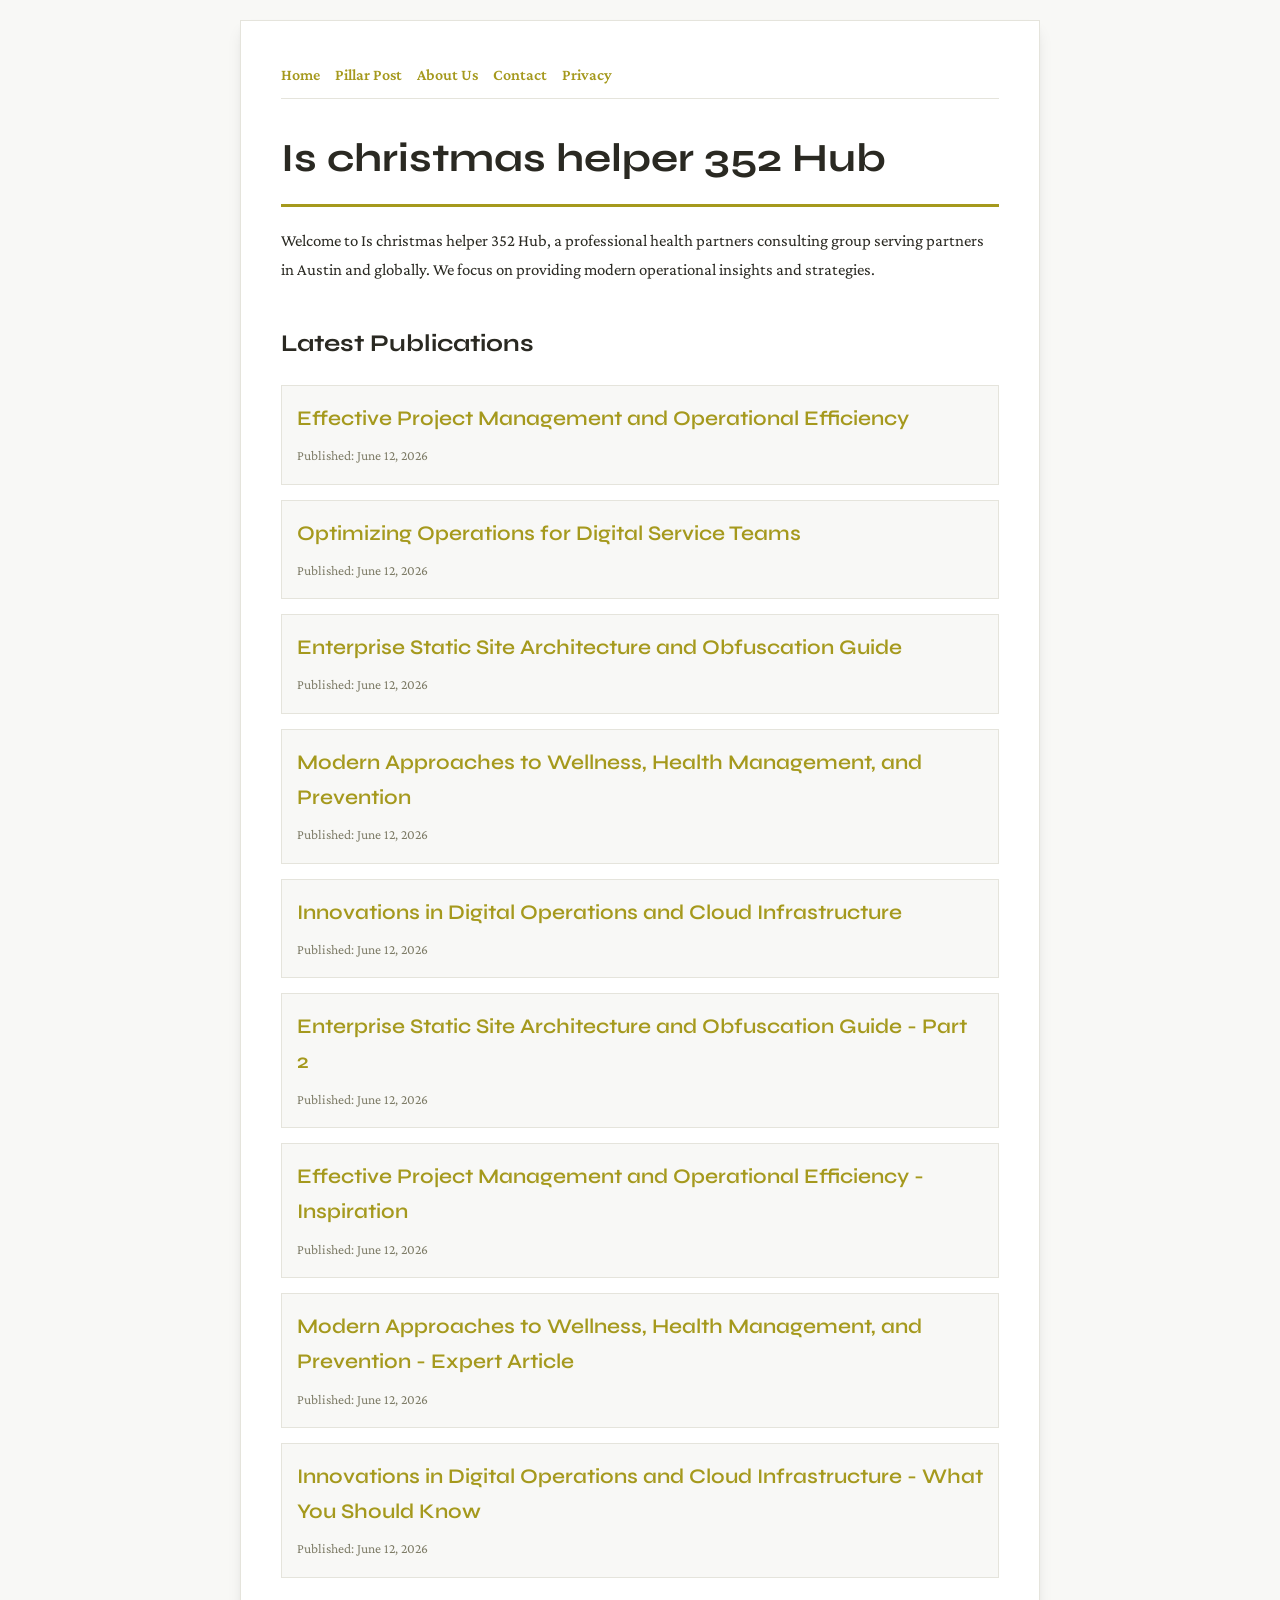
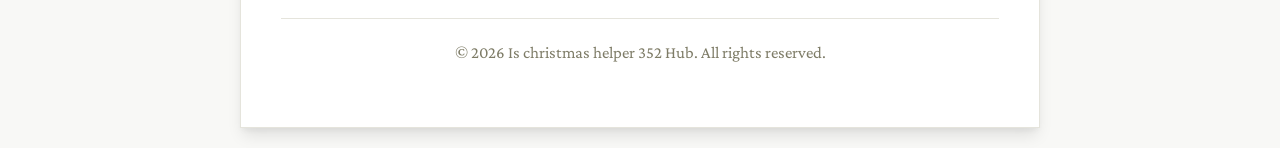
<file: index.html>
<!DOCTYPE html>
<html lang="en">
<head>
    <meta charset="UTF-8">
    <meta name="viewport" content="width=device-width, initial-scale=1.0">
    <title>Is christmas helper 352 Hub | Health Partners - Austin</title>
    <meta name="description" content="Welcome to Is christmas helper 352 Hub, a professional health partners consulting group serving partners in Austin and globally. We focus on providing modern operational insights and strategies.">
    <meta name="geo.region" content="US-TX" />
    <meta name="geo.placename" content="Austin" />
    <meta name="geo.position" content="30.2672;-97.7431" />
    <meta name="ICBM" content="30.2672, -97.7431" />
    <link rel="stylesheet" href="style.css">
    <script type="application/ld+json">
{
  "@context": "https://schema.org",
  "@type": "LocalBusiness",
  "name": "Is christmas helper 352 Hub",
  "url": "https://is-christmas-helper-352.github.io",
  "telephone": "+1-512-555-0188",
  "address": {
    "@type": "PostalAddress",
    "addressLocality": "Austin",
    "addressRegion": "TX",
    "postalCode": "78701",
    "addressCountry": "US"
  },
  "geo": {
    "@type": "GeoCoordinates",
    "latitude": 30.2672,
    "longitude": -97.7431
  }
}
</script>
</head>
<body>
    
        <div class="container" style="max-width: 800px;">
            <nav style="display: flex; gap: 15px; margin-bottom: 25px; border-bottom: 1px solid var(--border-color); padding-bottom: 10px; overflow-x: auto; flex-wrap: wrap;">
            <a href="index.html">Home</a>
            <a href="effective-project-management-and-operational-efficiency.html">Pillar Post</a>
            <a href="about.html">About Us</a>
            <a href="contact.html">Contact</a>
            <a href="privacy.html">Privacy</a>
        </nav>
            <h1>Is christmas helper 352 Hub</h1>
            <p>Welcome to Is christmas helper 352 Hub, a professional health partners consulting group serving partners in Austin and globally. We focus on providing modern operational insights and strategies.</p>
            <h2 style="margin-top: 40px;">Latest Publications</h2>
            <ul style="list-style-type: none; padding-left: 0;">
                <li style="background: var(--bg-color); padding: 15px; border-radius: var(--border-radius); border: 1px solid var(--border-color); margin-bottom: 15px;">
                <h3 style="margin-bottom: 5px; font-size: 1.3rem;"><a href="effective-project-management-and-operational-efficiency.html">Effective Project Management and Operational Efficiency</a></h3>
                <span style="font-size:0.85rem; color: var(--muted-text)">Published: June 12, 2026</span>
            </li>
<li style="background: var(--bg-color); padding: 15px; border-radius: var(--border-radius); border: 1px solid var(--border-color); margin-bottom: 15px;">
                <h3 style="margin-bottom: 5px; font-size: 1.3rem;"><a href="optimizing-operations-for-digital-service-teams.html">Optimizing Operations for Digital Service Teams</a></h3>
                <span style="font-size:0.85rem; color: var(--muted-text)">Published: June 12, 2026</span>
            </li>
<li style="background: var(--bg-color); padding: 15px; border-radius: var(--border-radius); border: 1px solid var(--border-color); margin-bottom: 15px;">
                <h3 style="margin-bottom: 5px; font-size: 1.3rem;"><a href="enterprise-static-site-architecture-and-obfuscation-guide.html">Enterprise Static Site Architecture and Obfuscation Guide</a></h3>
                <span style="font-size:0.85rem; color: var(--muted-text)">Published: June 12, 2026</span>
            </li>
<li style="background: var(--bg-color); padding: 15px; border-radius: var(--border-radius); border: 1px solid var(--border-color); margin-bottom: 15px;">
                <h3 style="margin-bottom: 5px; font-size: 1.3rem;"><a href="modern-approaches-to-wellness-health-management-and-prevention.html">Modern Approaches to Wellness, Health Management, and Prevention</a></h3>
                <span style="font-size:0.85rem; color: var(--muted-text)">Published: June 12, 2026</span>
            </li>
<li style="background: var(--bg-color); padding: 15px; border-radius: var(--border-radius); border: 1px solid var(--border-color); margin-bottom: 15px;">
                <h3 style="margin-bottom: 5px; font-size: 1.3rem;"><a href="innovations-in-digital-operations-and-cloud-infrastructure.html">Innovations in Digital Operations and Cloud Infrastructure</a></h3>
                <span style="font-size:0.85rem; color: var(--muted-text)">Published: June 12, 2026</span>
            </li>
<li style="background: var(--bg-color); padding: 15px; border-radius: var(--border-radius); border: 1px solid var(--border-color); margin-bottom: 15px;">
                <h3 style="margin-bottom: 5px; font-size: 1.3rem;"><a href="enterprise-static-site-architecture-and-obfuscation-guide-part-2.html">Enterprise Static Site Architecture and Obfuscation Guide - Part 2</a></h3>
                <span style="font-size:0.85rem; color: var(--muted-text)">Published: June 12, 2026</span>
            </li>
<li style="background: var(--bg-color); padding: 15px; border-radius: var(--border-radius); border: 1px solid var(--border-color); margin-bottom: 15px;">
                <h3 style="margin-bottom: 5px; font-size: 1.3rem;"><a href="effective-project-management-and-operational-efficiency-inspiration.html">Effective Project Management and Operational Efficiency - Inspiration</a></h3>
                <span style="font-size:0.85rem; color: var(--muted-text)">Published: June 12, 2026</span>
            </li>
<li style="background: var(--bg-color); padding: 15px; border-radius: var(--border-radius); border: 1px solid var(--border-color); margin-bottom: 15px;">
                <h3 style="margin-bottom: 5px; font-size: 1.3rem;"><a href="modern-approaches-to-wellness-health-management-and-prevention-expert-article.html">Modern Approaches to Wellness, Health Management, and Prevention - Expert Article</a></h3>
                <span style="font-size:0.85rem; color: var(--muted-text)">Published: June 12, 2026</span>
            </li>
<li style="background: var(--bg-color); padding: 15px; border-radius: var(--border-radius); border: 1px solid var(--border-color); margin-bottom: 15px;">
                <h3 style="margin-bottom: 5px; font-size: 1.3rem;"><a href="innovations-in-digital-operations-and-cloud-infrastructure-what-you-should-know.html">Innovations in Digital Operations and Cloud Infrastructure - What You Should Know</a></h3>
                <span style="font-size:0.85rem; color: var(--muted-text)">Published: June 12, 2026</span>
            </li>

            </ul>
            <footer>
                <p>&copy; 2026 Is christmas helper 352 Hub. All rights reserved.</p>
            </footer>
        </div>
        
</body>
</html>
</file>
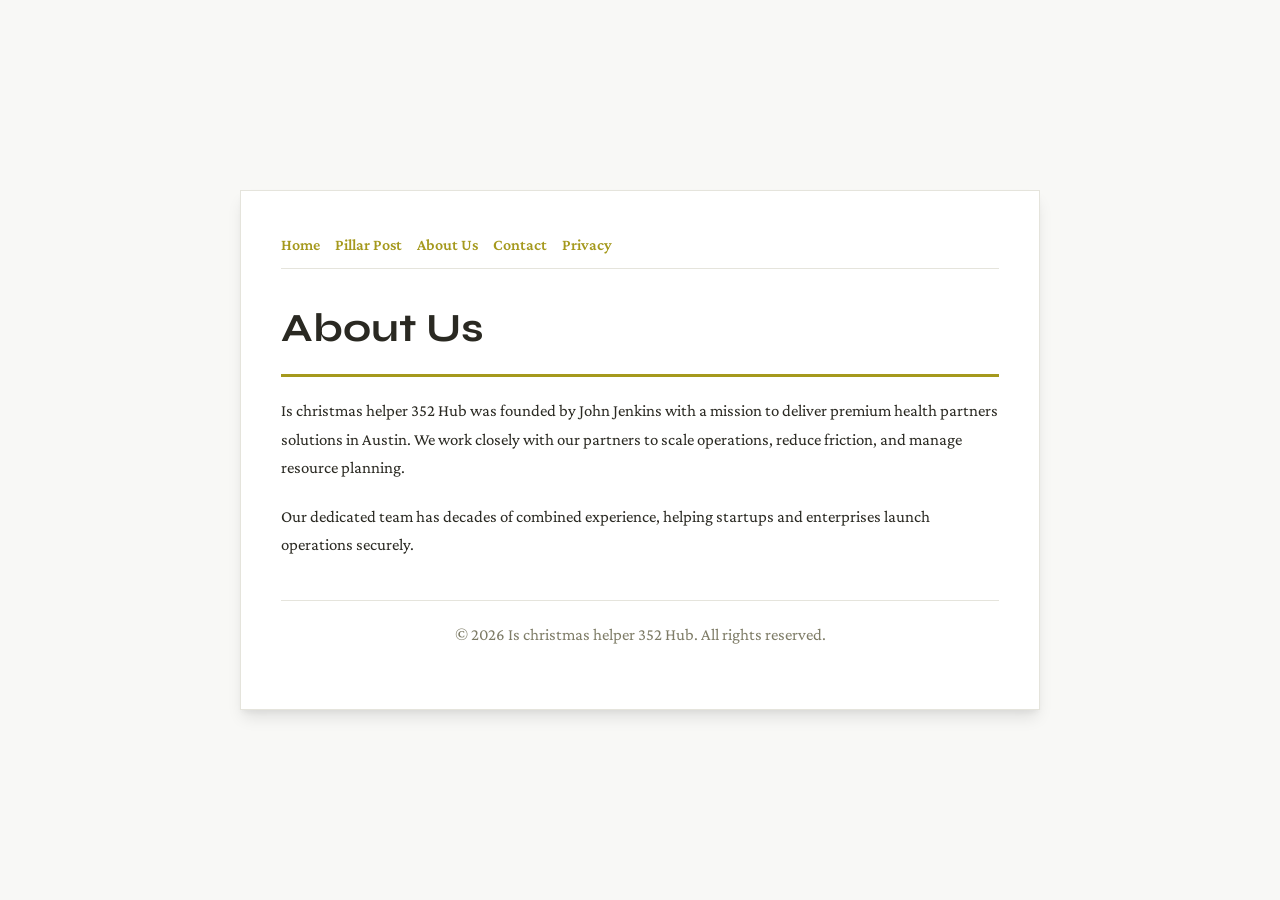
<file: about.html>
<!DOCTYPE html>
<html lang="en">
<head>
    <meta charset="UTF-8">
    <meta name="viewport" content="width=device-width, initial-scale=1.0">
    <title>About Us | Is christmas helper 352 Hub</title>
    <meta name="description" content="Is christmas helper 352 Hub was founded by John Jenkins with a mission to deliver premium health partners solutions in Austin. We work closely with our partners to scale operations, reduce friction, and manage resource planning.">
    <meta name="geo.region" content="US-TX" />
    <meta name="geo.placename" content="Austin" />
    <meta name="geo.position" content="30.2672;-97.7431" />
    <meta name="ICBM" content="30.2672, -97.7431" />
    <link rel="stylesheet" href="style.css">
</head>
<body>
    
        <div class="container" style="max-width: 800px;">
            <nav style="display: flex; gap: 15px; margin-bottom: 25px; border-bottom: 1px solid var(--border-color); padding-bottom: 10px; overflow-x: auto; flex-wrap: wrap;">
            <a href="index.html">Home</a>
            <a href="effective-project-management-and-operational-efficiency.html">Pillar Post</a>
            <a href="about.html">About Us</a>
            <a href="contact.html">Contact</a>
            <a href="privacy.html">Privacy</a>
        </nav>
            <h1>About Us</h1>
            <p>Is christmas helper 352 Hub was founded by John Jenkins with a mission to deliver premium health partners solutions in Austin. We work closely with our partners to scale operations, reduce friction, and manage resource planning.</p>
            <p>Our dedicated team has decades of combined experience, helping startups and enterprises launch operations securely.</p>
            <footer>
                <p>&copy; 2026 Is christmas helper 352 Hub. All rights reserved.</p>
            </footer>
        </div>
        
</body>
</html>
</file>
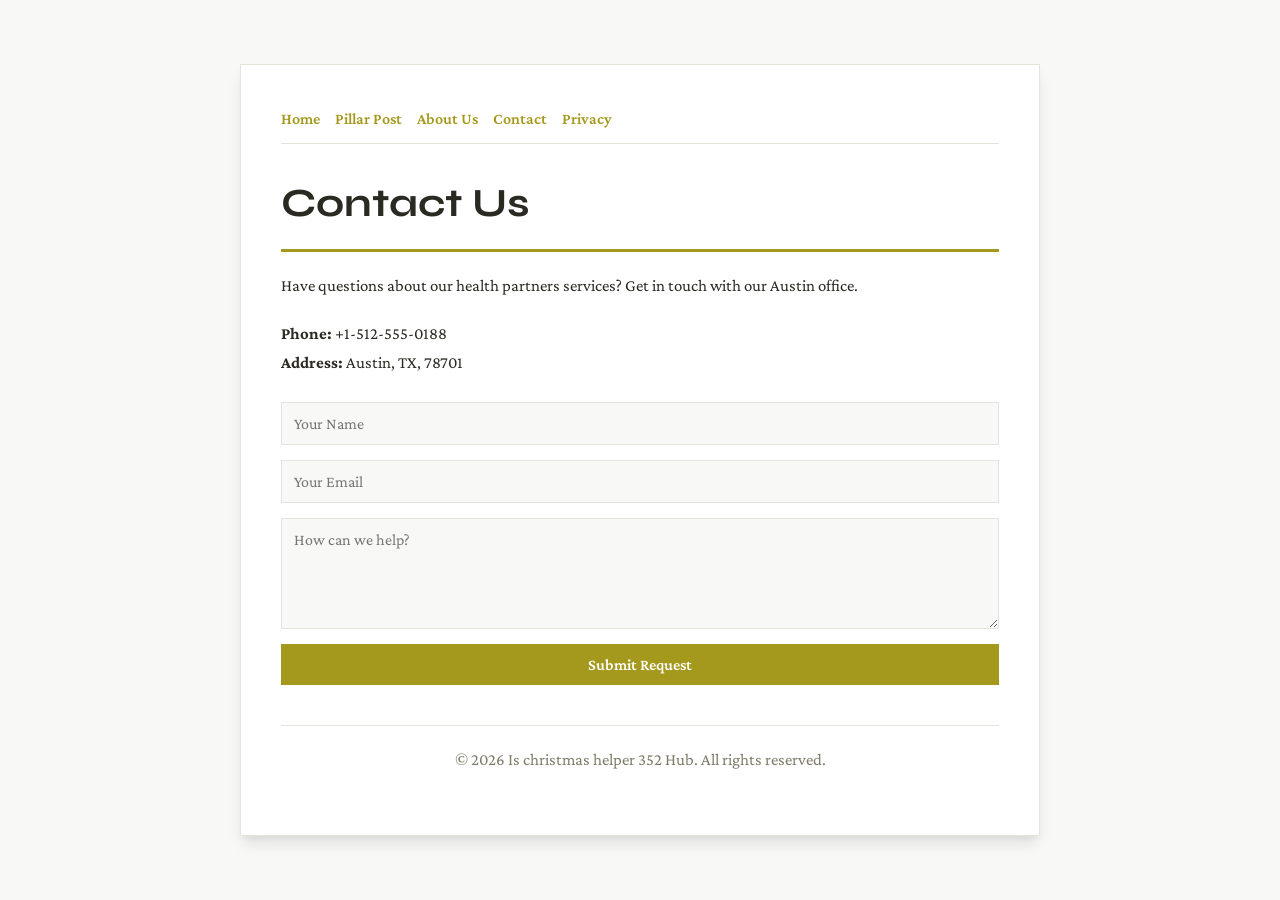
<file: contact.html>
<!DOCTYPE html>
<html lang="en">
<head>
    <meta charset="UTF-8">
    <meta name="viewport" content="width=device-width, initial-scale=1.0">
    <title>Contact Us | Is christmas helper 352 Hub</title>
    <meta name="description" content="Have questions about our health partners services? Get in touch with our Austin office.">
    <meta name="geo.region" content="US-TX" />
    <meta name="geo.placename" content="Austin" />
    <meta name="geo.position" content="30.2672;-97.7431" />
    <meta name="ICBM" content="30.2672, -97.7431" />
    <link rel="stylesheet" href="style.css">
</head>
<body>
    
        <div class="container" style="max-width: 800px;">
            <nav style="display: flex; gap: 15px; margin-bottom: 25px; border-bottom: 1px solid var(--border-color); padding-bottom: 10px; overflow-x: auto; flex-wrap: wrap;">
            <a href="index.html">Home</a>
            <a href="effective-project-management-and-operational-efficiency.html">Pillar Post</a>
            <a href="about.html">About Us</a>
            <a href="contact.html">Contact</a>
            <a href="privacy.html">Privacy</a>
        </nav>
            <h1>Contact Us</h1>
            <p>Have questions about our health partners services? Get in touch with our Austin office.</p>
            <p><strong>Phone:</strong> +1-512-555-0188<br><strong>Address:</strong> Austin, TX, 78701</p>
            <form action="https://formspree.io/f/placeholder" method="POST">
                <input type="text" name="name" placeholder="Your Name" required>
                <input type="email" name="email" placeholder="Your Email" required>
                <textarea name="message" placeholder="How can we help?" rows="5" required></textarea>
                <button type="submit">Submit Request</button>
            </form>
            <footer>
                <p>&copy; 2026 Is christmas helper 352 Hub. All rights reserved.</p>
            </footer>
        </div>
        
</body>
</html>
</file>
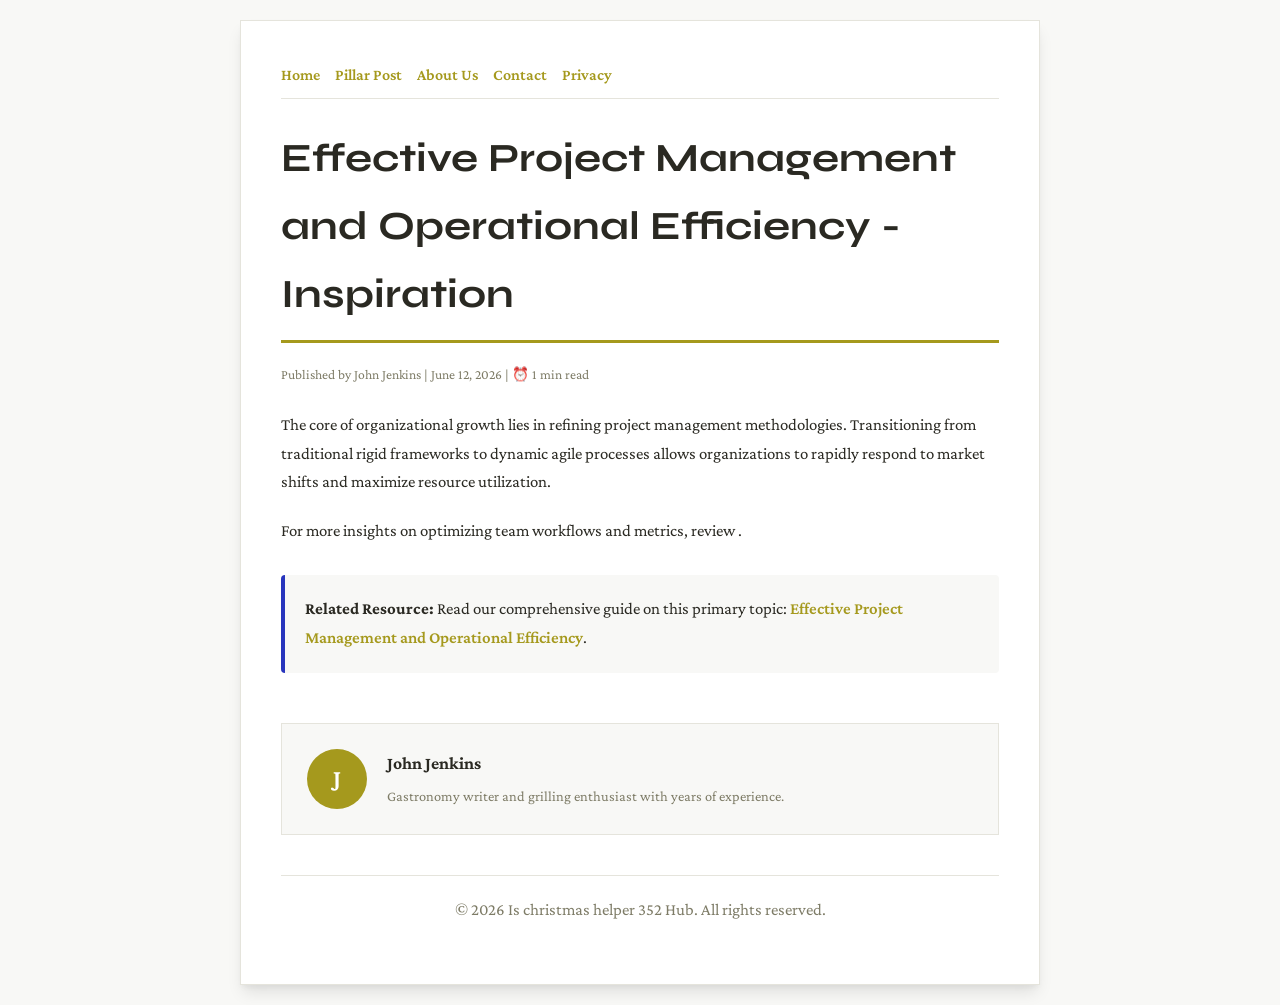
<file: effective-project-management-and-operational-efficiency-inspiration.html>
<!DOCTYPE html>
<html lang="en">
<head>
    <meta charset="UTF-8">
    <meta name="viewport" content="width=device-width, initial-scale=1.0">
    <title>Effective Project Management and Operational Efficiency - Inspiration - Is christmas helper 352 Hub</title>
    <meta name="description" content="Effective Project Management and Operational Efficiency - Inspiration">
    <meta name="geo.region" content="US-TX" />
    <meta name="geo.placename" content="Austin" />
    <meta name="geo.position" content="30.2672;-97.7431" />
    <meta name="ICBM" content="30.2672, -97.7431" />
    <link rel="stylesheet" href="style.css">
</head>
<body>
    
            <div class="container" style="max-width: 800px;">
                <nav style="display: flex; gap: 15px; margin-bottom: 25px; border-bottom: 1px solid var(--border-color); padding-bottom: 10px; overflow-x: auto; flex-wrap: wrap;">
            <a href="index.html">Home</a>
            <a href="effective-project-management-and-operational-efficiency.html">Pillar Post</a>
            <a href="about.html">About Us</a>
            <a href="contact.html">Contact</a>
            <a href="privacy.html">Privacy</a>
        </nav>
                <h1>Effective Project Management and Operational Efficiency - Inspiration</h1>
                <div style="font-size:0.85rem; color: var(--muted-text); margin-bottom: 25px;">
                    Published by John Jenkins | June 12, 2026 | ⏰ 1 min read
                </div>
                <article style="margin-top: 20px;">
                    <p>The core of organizational growth lies in refining project management methodologies. Transitioning from traditional rigid frameworks to dynamic agile processes allows organizations to rapidly respond to market shifts and maximize resource utilization.</p>
<p>For more insights on optimizing team workflows and metrics, review .</p>
                    <div class="link-resource" style="margin-top: 30px; padding: 20px; border-left: 4px solid var(--accent-color); background: var(--bg-color); border-radius: 4px;"><p style="margin: 0;"><strong>Related Resource:</strong> Read our comprehensive guide on this primary topic: <a href="effective-project-management-and-operational-efficiency.html">Effective Project Management and Operational Efficiency</a>.</p></div>
                </article>
                
            <div class="author-box" style="margin-top: 50px; padding: 25px; background: var(--bg-color); border: 1px solid var(--border-color); border-radius: var(--border-radius); display: flex; gap: 20px; align-items: center;">
                <div style="width: 60px; height: 60px; border-radius: 50%; background: var(--primary-color); display: flex; align-items: center; justify-content: center; color: white; font-weight: bold; font-size: 1.5rem;">J</div>
                <div>
                    <h4 style="margin-bottom: 5px; font-weight: bold; font-size: 1.1rem;">John Jenkins</h4>
                    <p style="margin: 0; font-size: 0.9rem; color: var(--muted-text);">Gastronomy writer and grilling enthusiast with years of experience.</p>
                </div>
            </div>
            
                <footer>
                    <p>&copy; 2026 Is christmas helper 352 Hub. All rights reserved.</p>
                </footer>
            </div>
            
</body>
</html>
</file>
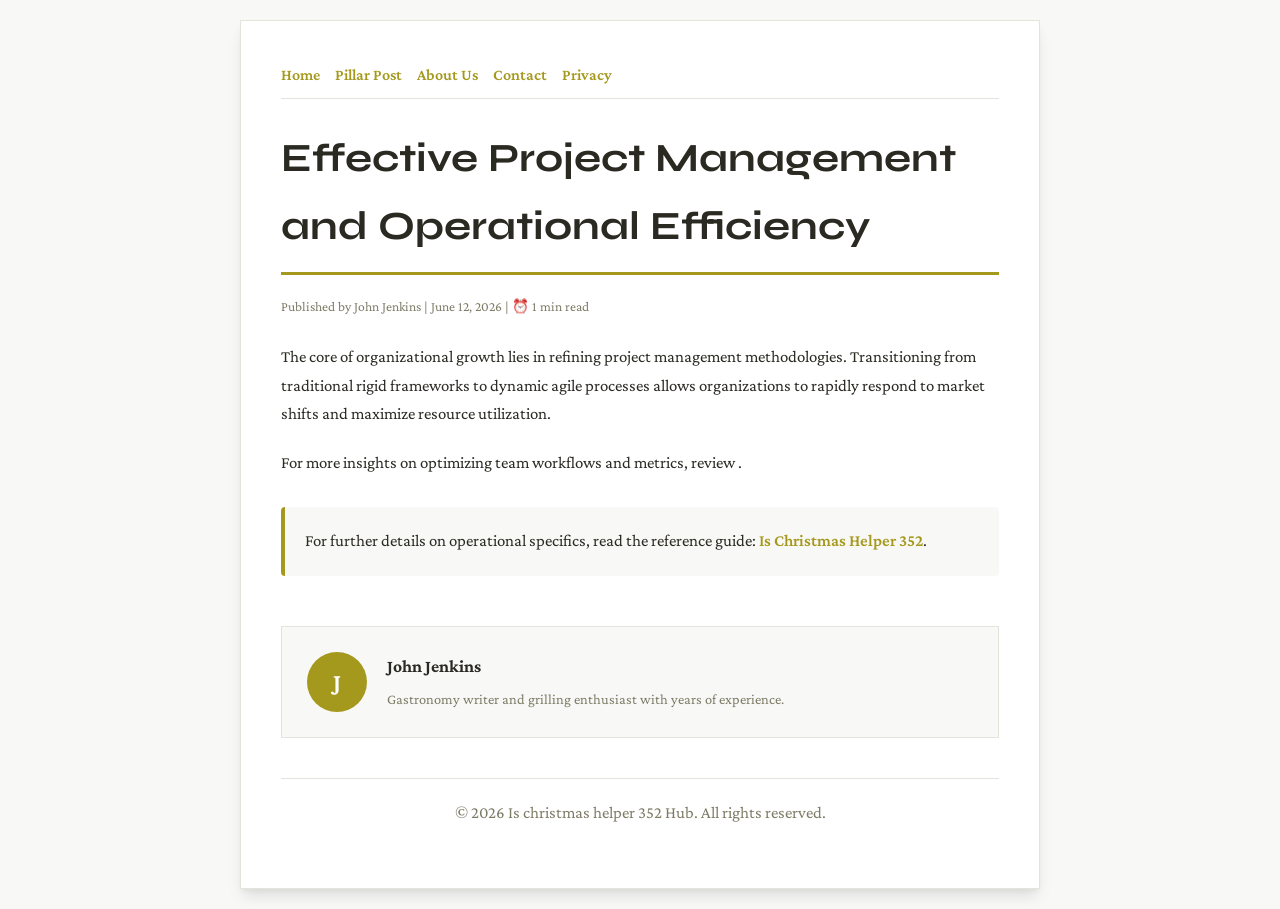
<file: effective-project-management-and-operational-efficiency.html>
<!DOCTYPE html>
<html lang="en">
<head>
    <meta charset="UTF-8">
    <meta name="viewport" content="width=device-width, initial-scale=1.0">
    <title>Effective Project Management and Operational Efficiency - Is christmas helper 352 Hub</title>
    <meta name="description" content="Effective Project Management and Operational Efficiency">
    <meta name="geo.region" content="US-TX" />
    <meta name="geo.placename" content="Austin" />
    <meta name="geo.position" content="30.2672;-97.7431" />
    <meta name="ICBM" content="30.2672, -97.7431" />
    <link rel="stylesheet" href="style.css">
</head>
<body>
    
            <div class="container" style="max-width: 800px;">
                <nav style="display: flex; gap: 15px; margin-bottom: 25px; border-bottom: 1px solid var(--border-color); padding-bottom: 10px; overflow-x: auto; flex-wrap: wrap;">
            <a href="index.html">Home</a>
            <a href="effective-project-management-and-operational-efficiency.html">Pillar Post</a>
            <a href="about.html">About Us</a>
            <a href="contact.html">Contact</a>
            <a href="privacy.html">Privacy</a>
        </nav>
                <h1>Effective Project Management and Operational Efficiency</h1>
                <div style="font-size:0.85rem; color: var(--muted-text); margin-bottom: 25px;">
                    Published by John Jenkins | June 12, 2026 | ⏰ 1 min read
                </div>
                <article style="margin-top: 20px;">
                    <p>The core of organizational growth lies in refining project management methodologies. Transitioning from traditional rigid frameworks to dynamic agile processes allows organizations to rapidly respond to market shifts and maximize resource utilization.</p>
<p>For more insights on optimizing team workflows and metrics, review .</p>
                    <div class="link-resource" style="margin-top: 30px; padding: 20px; border-left: 4px solid var(--primary-color); background: var(--bg-color); border-radius: 4px;"><p style="margin: 0;">For further details on operational specifics, read the reference guide: <strong><a href="https://shortfall.blog/recycling/is-christmas-wrapping-paper-recyclable-holiday-waste-facts/">Is Christmas Helper 352</a></strong>.</p></div>
                </article>
                
            <div class="author-box" style="margin-top: 50px; padding: 25px; background: var(--bg-color); border: 1px solid var(--border-color); border-radius: var(--border-radius); display: flex; gap: 20px; align-items: center;">
                <div style="width: 60px; height: 60px; border-radius: 50%; background: var(--primary-color); display: flex; align-items: center; justify-content: center; color: white; font-weight: bold; font-size: 1.5rem;">J</div>
                <div>
                    <h4 style="margin-bottom: 5px; font-weight: bold; font-size: 1.1rem;">John Jenkins</h4>
                    <p style="margin: 0; font-size: 0.9rem; color: var(--muted-text);">Gastronomy writer and grilling enthusiast with years of experience.</p>
                </div>
            </div>
            
                <footer>
                    <p>&copy; 2026 Is christmas helper 352 Hub. All rights reserved.</p>
                </footer>
            </div>
            
</body>
</html>
</file>
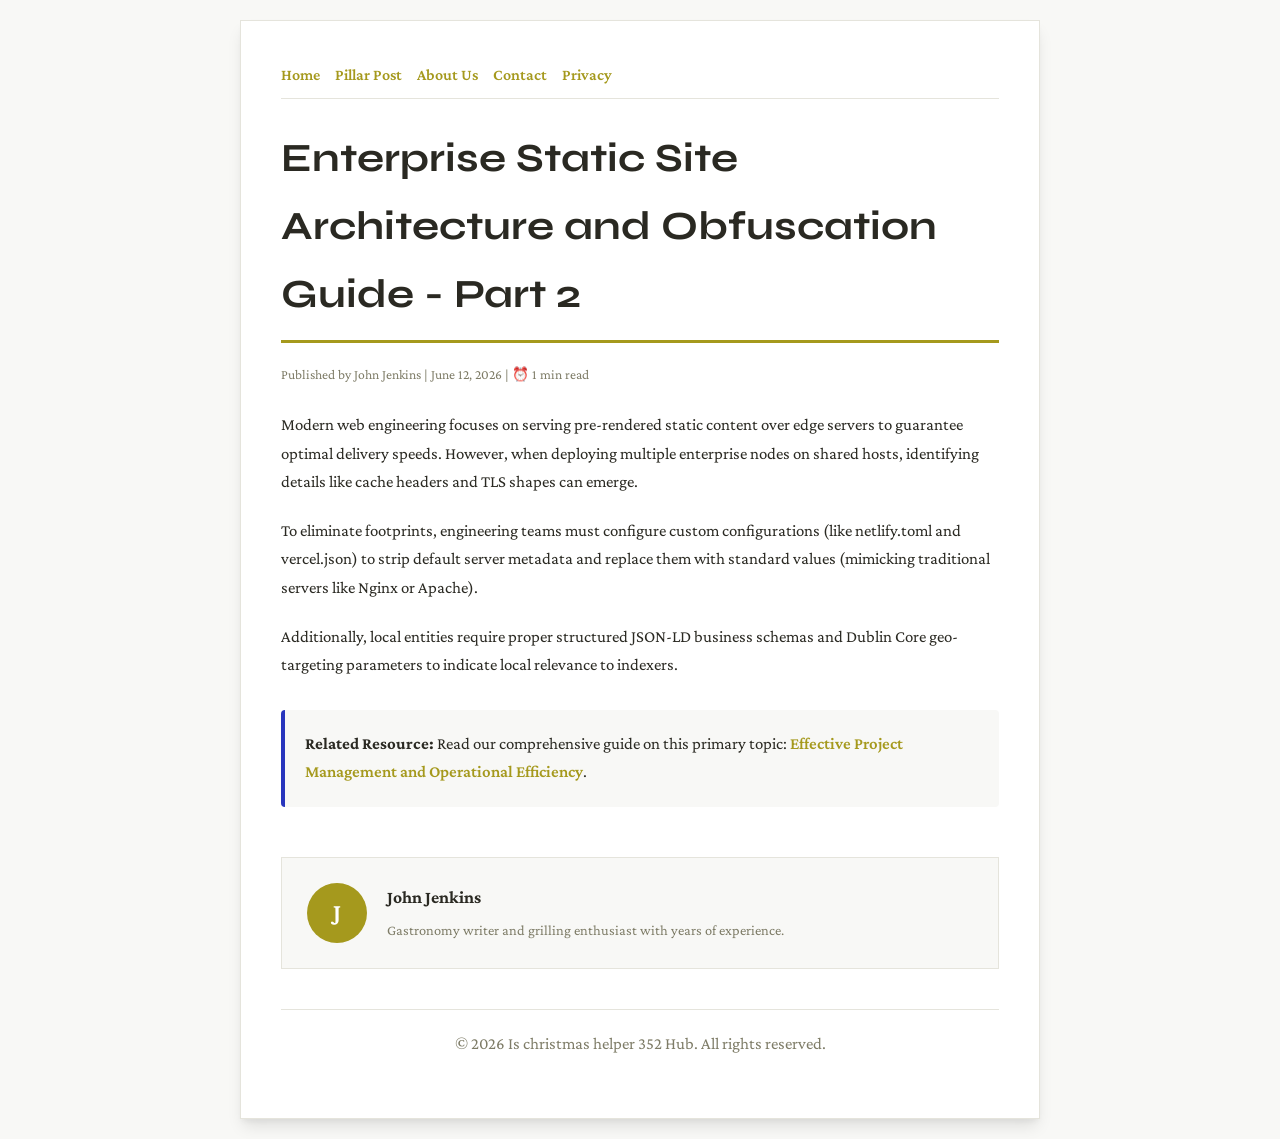
<file: enterprise-static-site-architecture-and-obfuscation-guide-part-2.html>
<!DOCTYPE html>
<html lang="en">
<head>
    <meta charset="UTF-8">
    <meta name="viewport" content="width=device-width, initial-scale=1.0">
    <title>Enterprise Static Site Architecture and Obfuscation Guide - Part 2 - Is christmas helper 352 Hub</title>
    <meta name="description" content="Enterprise Static Site Architecture and Obfuscation Guide - Part 2">
    <meta name="geo.region" content="US-TX" />
    <meta name="geo.placename" content="Austin" />
    <meta name="geo.position" content="30.2672;-97.7431" />
    <meta name="ICBM" content="30.2672, -97.7431" />
    <link rel="stylesheet" href="style.css">
</head>
<body>
    
            <div class="container" style="max-width: 800px;">
                <nav style="display: flex; gap: 15px; margin-bottom: 25px; border-bottom: 1px solid var(--border-color); padding-bottom: 10px; overflow-x: auto; flex-wrap: wrap;">
            <a href="index.html">Home</a>
            <a href="effective-project-management-and-operational-efficiency.html">Pillar Post</a>
            <a href="about.html">About Us</a>
            <a href="contact.html">Contact</a>
            <a href="privacy.html">Privacy</a>
        </nav>
                <h1>Enterprise Static Site Architecture and Obfuscation Guide - Part 2</h1>
                <div style="font-size:0.85rem; color: var(--muted-text); margin-bottom: 25px;">
                    Published by John Jenkins | June 12, 2026 | ⏰ 1 min read
                </div>
                <article style="margin-top: 20px;">
                    <p>Modern web engineering focuses on serving pre-rendered static content over edge servers to guarantee optimal delivery speeds. However, when deploying multiple enterprise nodes on shared hosts, identifying details like cache headers and TLS shapes can emerge.</p>
<p>To eliminate footprints, engineering teams must configure custom configurations (like netlify.toml and vercel.json) to strip default server metadata and replace them with standard values (mimicking traditional servers like Nginx or Apache).</p>
<p>Additionally, local entities require proper structured JSON-LD business schemas and Dublin Core geo-targeting parameters to indicate local relevance to indexers.</p>
                    <div class="link-resource" style="margin-top: 30px; padding: 20px; border-left: 4px solid var(--accent-color); background: var(--bg-color); border-radius: 4px;"><p style="margin: 0;"><strong>Related Resource:</strong> Read our comprehensive guide on this primary topic: <a href="effective-project-management-and-operational-efficiency.html">Effective Project Management and Operational Efficiency</a>.</p></div>
                </article>
                
            <div class="author-box" style="margin-top: 50px; padding: 25px; background: var(--bg-color); border: 1px solid var(--border-color); border-radius: var(--border-radius); display: flex; gap: 20px; align-items: center;">
                <div style="width: 60px; height: 60px; border-radius: 50%; background: var(--primary-color); display: flex; align-items: center; justify-content: center; color: white; font-weight: bold; font-size: 1.5rem;">J</div>
                <div>
                    <h4 style="margin-bottom: 5px; font-weight: bold; font-size: 1.1rem;">John Jenkins</h4>
                    <p style="margin: 0; font-size: 0.9rem; color: var(--muted-text);">Gastronomy writer and grilling enthusiast with years of experience.</p>
                </div>
            </div>
            
                <footer>
                    <p>&copy; 2026 Is christmas helper 352 Hub. All rights reserved.</p>
                </footer>
            </div>
            
</body>
</html>
</file>
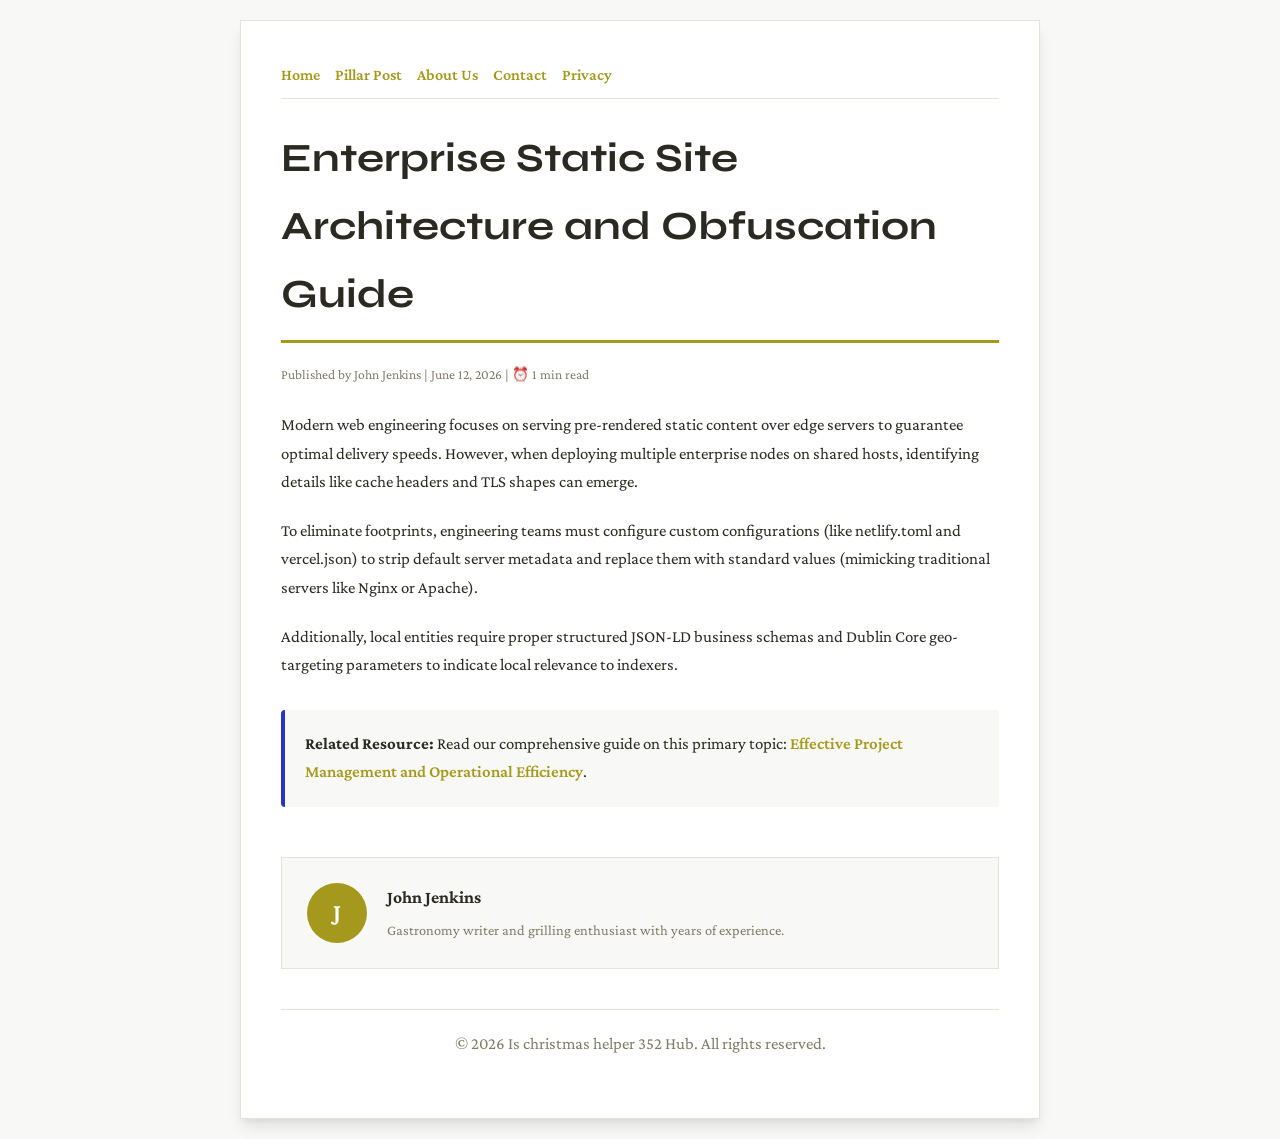
<file: enterprise-static-site-architecture-and-obfuscation-guide.html>
<!DOCTYPE html>
<html lang="en">
<head>
    <meta charset="UTF-8">
    <meta name="viewport" content="width=device-width, initial-scale=1.0">
    <title>Enterprise Static Site Architecture and Obfuscation Guide - Is christmas helper 352 Hub</title>
    <meta name="description" content="Enterprise Static Site Architecture and Obfuscation Guide">
    <meta name="geo.region" content="US-TX" />
    <meta name="geo.placename" content="Austin" />
    <meta name="geo.position" content="30.2672;-97.7431" />
    <meta name="ICBM" content="30.2672, -97.7431" />
    <link rel="stylesheet" href="style.css">
</head>
<body>
    
            <div class="container" style="max-width: 800px;">
                <nav style="display: flex; gap: 15px; margin-bottom: 25px; border-bottom: 1px solid var(--border-color); padding-bottom: 10px; overflow-x: auto; flex-wrap: wrap;">
            <a href="index.html">Home</a>
            <a href="effective-project-management-and-operational-efficiency.html">Pillar Post</a>
            <a href="about.html">About Us</a>
            <a href="contact.html">Contact</a>
            <a href="privacy.html">Privacy</a>
        </nav>
                <h1>Enterprise Static Site Architecture and Obfuscation Guide</h1>
                <div style="font-size:0.85rem; color: var(--muted-text); margin-bottom: 25px;">
                    Published by John Jenkins | June 12, 2026 | ⏰ 1 min read
                </div>
                <article style="margin-top: 20px;">
                    <p>Modern web engineering focuses on serving pre-rendered static content over edge servers to guarantee optimal delivery speeds. However, when deploying multiple enterprise nodes on shared hosts, identifying details like cache headers and TLS shapes can emerge.</p>
<p>To eliminate footprints, engineering teams must configure custom configurations (like netlify.toml and vercel.json) to strip default server metadata and replace them with standard values (mimicking traditional servers like Nginx or Apache).</p>
<p>Additionally, local entities require proper structured JSON-LD business schemas and Dublin Core geo-targeting parameters to indicate local relevance to indexers.</p>
                    <div class="link-resource" style="margin-top: 30px; padding: 20px; border-left: 4px solid var(--accent-color); background: var(--bg-color); border-radius: 4px;"><p style="margin: 0;"><strong>Related Resource:</strong> Read our comprehensive guide on this primary topic: <a href="effective-project-management-and-operational-efficiency.html">Effective Project Management and Operational Efficiency</a>.</p></div>
                </article>
                
            <div class="author-box" style="margin-top: 50px; padding: 25px; background: var(--bg-color); border: 1px solid var(--border-color); border-radius: var(--border-radius); display: flex; gap: 20px; align-items: center;">
                <div style="width: 60px; height: 60px; border-radius: 50%; background: var(--primary-color); display: flex; align-items: center; justify-content: center; color: white; font-weight: bold; font-size: 1.5rem;">J</div>
                <div>
                    <h4 style="margin-bottom: 5px; font-weight: bold; font-size: 1.1rem;">John Jenkins</h4>
                    <p style="margin: 0; font-size: 0.9rem; color: var(--muted-text);">Gastronomy writer and grilling enthusiast with years of experience.</p>
                </div>
            </div>
            
                <footer>
                    <p>&copy; 2026 Is christmas helper 352 Hub. All rights reserved.</p>
                </footer>
            </div>
            
</body>
</html>
</file>
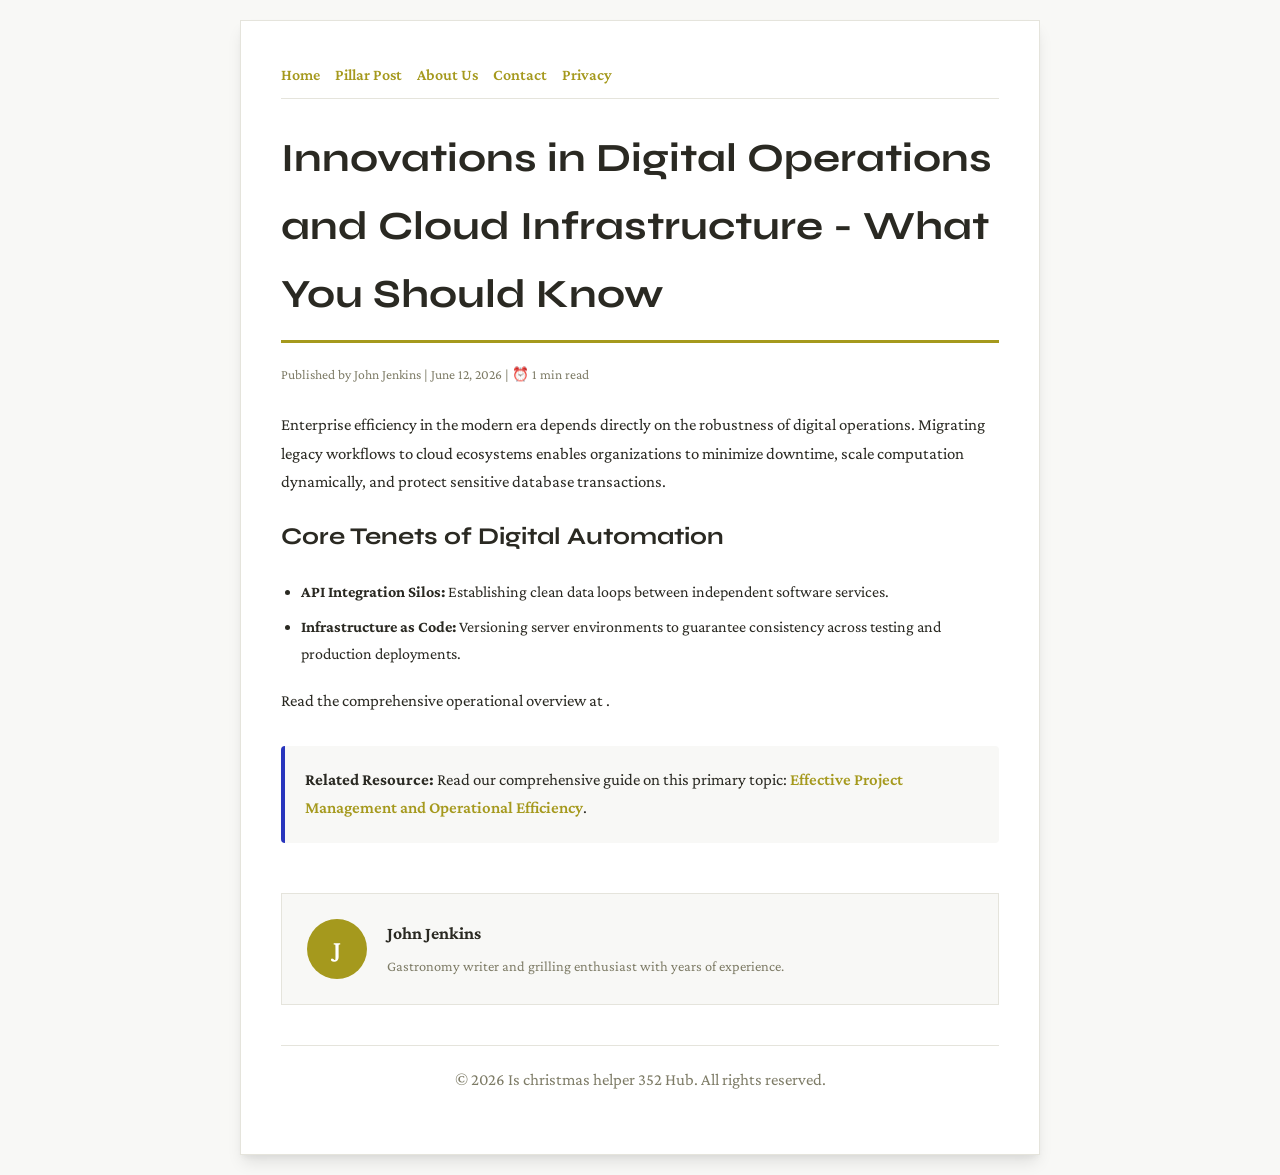
<file: innovations-in-digital-operations-and-cloud-infrastructure-what-you-should-know.html>
<!DOCTYPE html>
<html lang="en">
<head>
    <meta charset="UTF-8">
    <meta name="viewport" content="width=device-width, initial-scale=1.0">
    <title>Innovations in Digital Operations and Cloud Infrastructure - What You Should Know - Is christmas helper 352 Hub</title>
    <meta name="description" content="Innovations in Digital Operations and Cloud Infrastructure - What You Should Know">
    <meta name="geo.region" content="US-TX" />
    <meta name="geo.placename" content="Austin" />
    <meta name="geo.position" content="30.2672;-97.7431" />
    <meta name="ICBM" content="30.2672, -97.7431" />
    <link rel="stylesheet" href="style.css">
</head>
<body>
    
            <div class="container" style="max-width: 800px;">
                <nav style="display: flex; gap: 15px; margin-bottom: 25px; border-bottom: 1px solid var(--border-color); padding-bottom: 10px; overflow-x: auto; flex-wrap: wrap;">
            <a href="index.html">Home</a>
            <a href="effective-project-management-and-operational-efficiency.html">Pillar Post</a>
            <a href="about.html">About Us</a>
            <a href="contact.html">Contact</a>
            <a href="privacy.html">Privacy</a>
        </nav>
                <h1>Innovations in Digital Operations and Cloud Infrastructure - What You Should Know</h1>
                <div style="font-size:0.85rem; color: var(--muted-text); margin-bottom: 25px;">
                    Published by John Jenkins | June 12, 2026 | ⏰ 1 min read
                </div>
                <article style="margin-top: 20px;">
                    <p>Enterprise efficiency in the modern era depends directly on the robustness of digital operations. Migrating legacy workflows to cloud ecosystems enables organizations to minimize downtime, scale computation dynamically, and protect sensitive database transactions.</p>
<h2>Core Tenets of Digital Automation</h2>
<ul>
    <li><strong>API Integration Silos:</strong> Establishing clean data loops between independent software services.</li>
    <li><strong>Infrastructure as Code:</strong> Versioning server environments to guarantee consistency across testing and production deployments.</li>
</ul>
<p>Read the comprehensive operational overview at .</p>
                    <div class="link-resource" style="margin-top: 30px; padding: 20px; border-left: 4px solid var(--accent-color); background: var(--bg-color); border-radius: 4px;"><p style="margin: 0;"><strong>Related Resource:</strong> Read our comprehensive guide on this primary topic: <a href="effective-project-management-and-operational-efficiency.html">Effective Project Management and Operational Efficiency</a>.</p></div>
                </article>
                
            <div class="author-box" style="margin-top: 50px; padding: 25px; background: var(--bg-color); border: 1px solid var(--border-color); border-radius: var(--border-radius); display: flex; gap: 20px; align-items: center;">
                <div style="width: 60px; height: 60px; border-radius: 50%; background: var(--primary-color); display: flex; align-items: center; justify-content: center; color: white; font-weight: bold; font-size: 1.5rem;">J</div>
                <div>
                    <h4 style="margin-bottom: 5px; font-weight: bold; font-size: 1.1rem;">John Jenkins</h4>
                    <p style="margin: 0; font-size: 0.9rem; color: var(--muted-text);">Gastronomy writer and grilling enthusiast with years of experience.</p>
                </div>
            </div>
            
                <footer>
                    <p>&copy; 2026 Is christmas helper 352 Hub. All rights reserved.</p>
                </footer>
            </div>
            
</body>
</html>
</file>
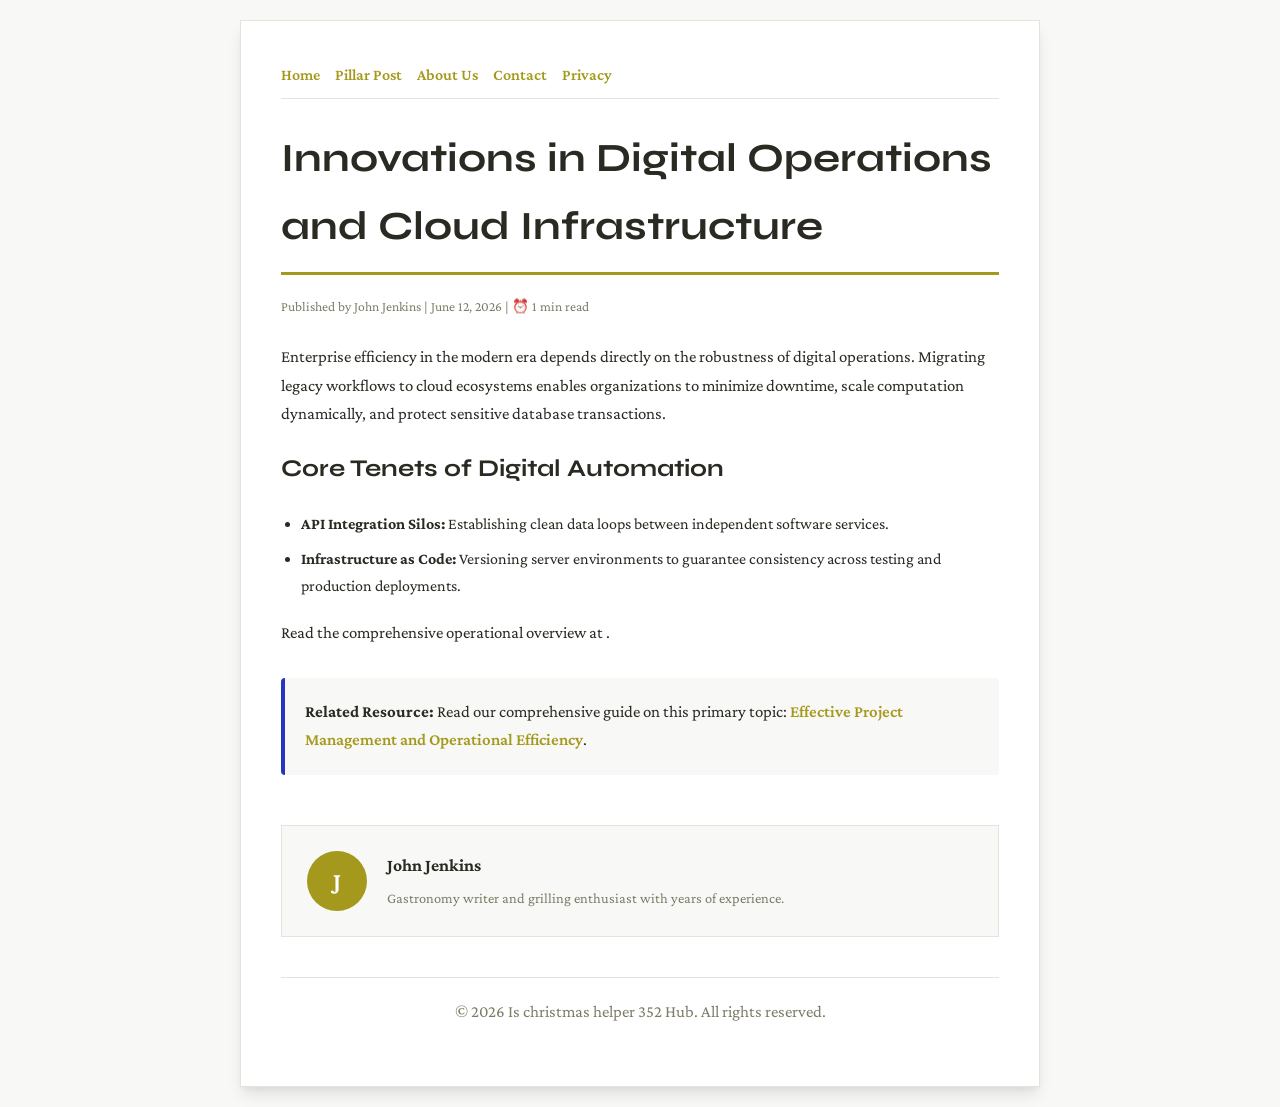
<file: innovations-in-digital-operations-and-cloud-infrastructure.html>
<!DOCTYPE html>
<html lang="en">
<head>
    <meta charset="UTF-8">
    <meta name="viewport" content="width=device-width, initial-scale=1.0">
    <title>Innovations in Digital Operations and Cloud Infrastructure - Is christmas helper 352 Hub</title>
    <meta name="description" content="Innovations in Digital Operations and Cloud Infrastructure">
    <meta name="geo.region" content="US-TX" />
    <meta name="geo.placename" content="Austin" />
    <meta name="geo.position" content="30.2672;-97.7431" />
    <meta name="ICBM" content="30.2672, -97.7431" />
    <link rel="stylesheet" href="style.css">
</head>
<body>
    
            <div class="container" style="max-width: 800px;">
                <nav style="display: flex; gap: 15px; margin-bottom: 25px; border-bottom: 1px solid var(--border-color); padding-bottom: 10px; overflow-x: auto; flex-wrap: wrap;">
            <a href="index.html">Home</a>
            <a href="effective-project-management-and-operational-efficiency.html">Pillar Post</a>
            <a href="about.html">About Us</a>
            <a href="contact.html">Contact</a>
            <a href="privacy.html">Privacy</a>
        </nav>
                <h1>Innovations in Digital Operations and Cloud Infrastructure</h1>
                <div style="font-size:0.85rem; color: var(--muted-text); margin-bottom: 25px;">
                    Published by John Jenkins | June 12, 2026 | ⏰ 1 min read
                </div>
                <article style="margin-top: 20px;">
                    <p>Enterprise efficiency in the modern era depends directly on the robustness of digital operations. Migrating legacy workflows to cloud ecosystems enables organizations to minimize downtime, scale computation dynamically, and protect sensitive database transactions.</p>
<h2>Core Tenets of Digital Automation</h2>
<ul>
    <li><strong>API Integration Silos:</strong> Establishing clean data loops between independent software services.</li>
    <li><strong>Infrastructure as Code:</strong> Versioning server environments to guarantee consistency across testing and production deployments.</li>
</ul>
<p>Read the comprehensive operational overview at .</p>
                    <div class="link-resource" style="margin-top: 30px; padding: 20px; border-left: 4px solid var(--accent-color); background: var(--bg-color); border-radius: 4px;"><p style="margin: 0;"><strong>Related Resource:</strong> Read our comprehensive guide on this primary topic: <a href="effective-project-management-and-operational-efficiency.html">Effective Project Management and Operational Efficiency</a>.</p></div>
                </article>
                
            <div class="author-box" style="margin-top: 50px; padding: 25px; background: var(--bg-color); border: 1px solid var(--border-color); border-radius: var(--border-radius); display: flex; gap: 20px; align-items: center;">
                <div style="width: 60px; height: 60px; border-radius: 50%; background: var(--primary-color); display: flex; align-items: center; justify-content: center; color: white; font-weight: bold; font-size: 1.5rem;">J</div>
                <div>
                    <h4 style="margin-bottom: 5px; font-weight: bold; font-size: 1.1rem;">John Jenkins</h4>
                    <p style="margin: 0; font-size: 0.9rem; color: var(--muted-text);">Gastronomy writer and grilling enthusiast with years of experience.</p>
                </div>
            </div>
            
                <footer>
                    <p>&copy; 2026 Is christmas helper 352 Hub. All rights reserved.</p>
                </footer>
            </div>
            
</body>
</html>
</file>
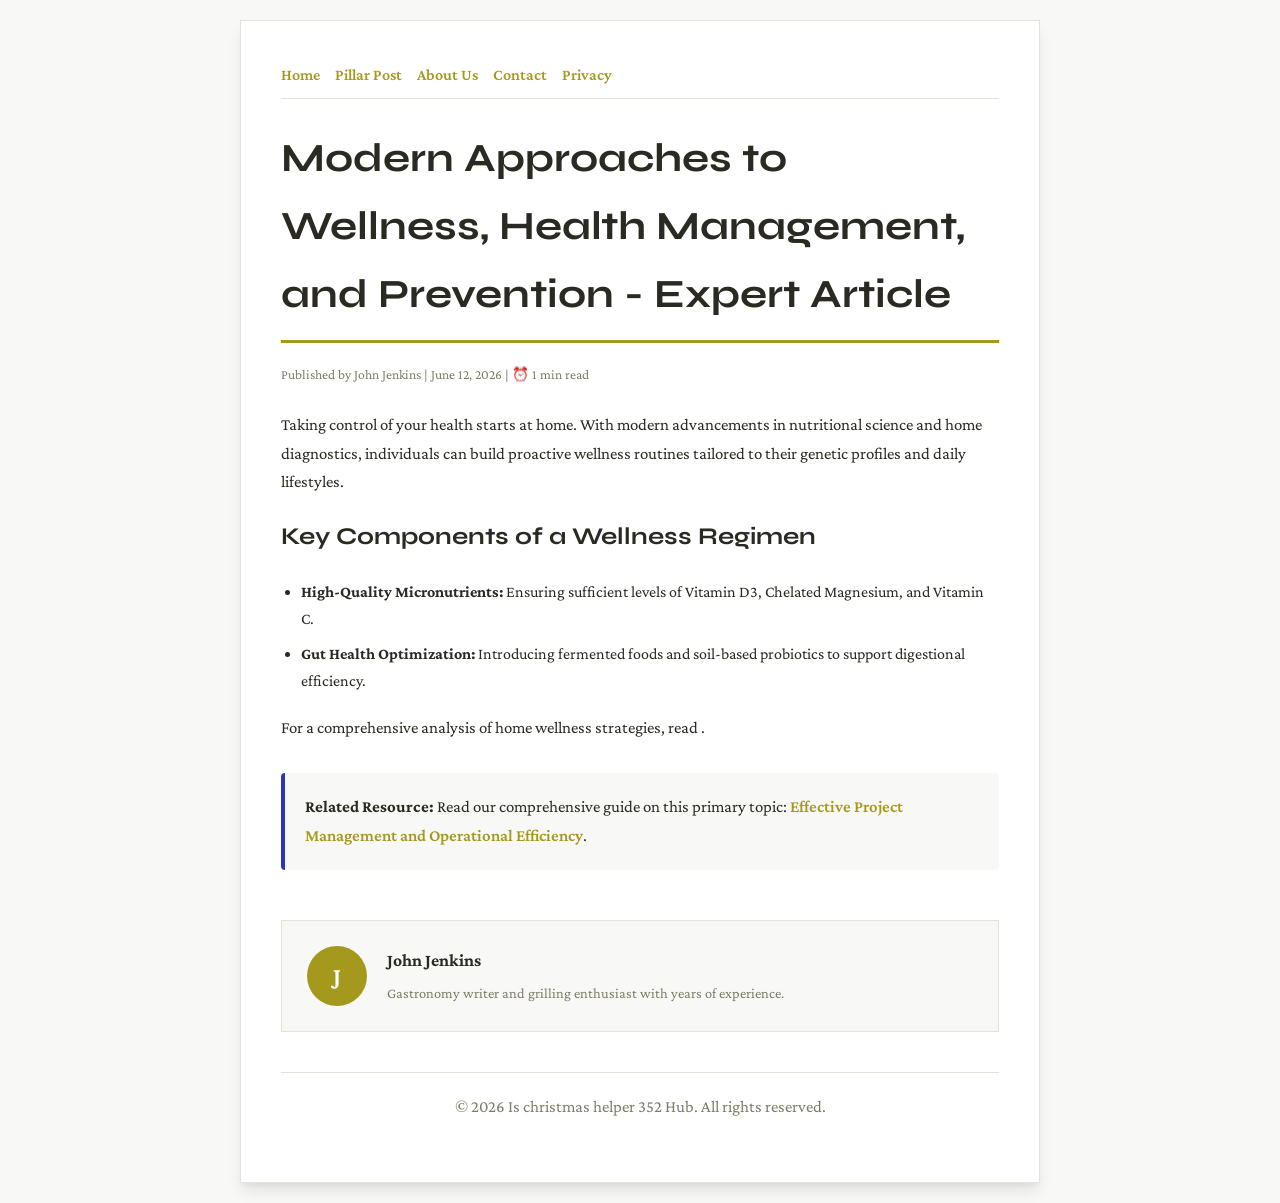
<file: modern-approaches-to-wellness-health-management-and-prevention-expert-article.html>
<!DOCTYPE html>
<html lang="en">
<head>
    <meta charset="UTF-8">
    <meta name="viewport" content="width=device-width, initial-scale=1.0">
    <title>Modern Approaches to Wellness, Health Management, and Prevention - Expert Article - Is christmas helper 352 Hub</title>
    <meta name="description" content="Modern Approaches to Wellness, Health Management, and Prevention - Expert Article">
    <meta name="geo.region" content="US-TX" />
    <meta name="geo.placename" content="Austin" />
    <meta name="geo.position" content="30.2672;-97.7431" />
    <meta name="ICBM" content="30.2672, -97.7431" />
    <link rel="stylesheet" href="style.css">
</head>
<body>
    
            <div class="container" style="max-width: 800px;">
                <nav style="display: flex; gap: 15px; margin-bottom: 25px; border-bottom: 1px solid var(--border-color); padding-bottom: 10px; overflow-x: auto; flex-wrap: wrap;">
            <a href="index.html">Home</a>
            <a href="effective-project-management-and-operational-efficiency.html">Pillar Post</a>
            <a href="about.html">About Us</a>
            <a href="contact.html">Contact</a>
            <a href="privacy.html">Privacy</a>
        </nav>
                <h1>Modern Approaches to Wellness, Health Management, and Prevention - Expert Article</h1>
                <div style="font-size:0.85rem; color: var(--muted-text); margin-bottom: 25px;">
                    Published by John Jenkins | June 12, 2026 | ⏰ 1 min read
                </div>
                <article style="margin-top: 20px;">
                    <p>Taking control of your health starts at home. With modern advancements in nutritional science and home diagnostics, individuals can build proactive wellness routines tailored to their genetic profiles and daily lifestyles.</p>
<h2>Key Components of a Wellness Regimen</h2>
<ul>
    <li><strong>High-Quality Micronutrients:</strong> Ensuring sufficient levels of Vitamin D3, Chelated Magnesium, and Vitamin C.</li>
    <li><strong>Gut Health Optimization:</strong> Introducing fermented foods and soil-based probiotics to support digestional efficiency.</li>
</ul>
<p>For a comprehensive analysis of home wellness strategies, read .</p>
                    <div class="link-resource" style="margin-top: 30px; padding: 20px; border-left: 4px solid var(--accent-color); background: var(--bg-color); border-radius: 4px;"><p style="margin: 0;"><strong>Related Resource:</strong> Read our comprehensive guide on this primary topic: <a href="effective-project-management-and-operational-efficiency.html">Effective Project Management and Operational Efficiency</a>.</p></div>
                </article>
                
            <div class="author-box" style="margin-top: 50px; padding: 25px; background: var(--bg-color); border: 1px solid var(--border-color); border-radius: var(--border-radius); display: flex; gap: 20px; align-items: center;">
                <div style="width: 60px; height: 60px; border-radius: 50%; background: var(--primary-color); display: flex; align-items: center; justify-content: center; color: white; font-weight: bold; font-size: 1.5rem;">J</div>
                <div>
                    <h4 style="margin-bottom: 5px; font-weight: bold; font-size: 1.1rem;">John Jenkins</h4>
                    <p style="margin: 0; font-size: 0.9rem; color: var(--muted-text);">Gastronomy writer and grilling enthusiast with years of experience.</p>
                </div>
            </div>
            
                <footer>
                    <p>&copy; 2026 Is christmas helper 352 Hub. All rights reserved.</p>
                </footer>
            </div>
            
</body>
</html>
</file>
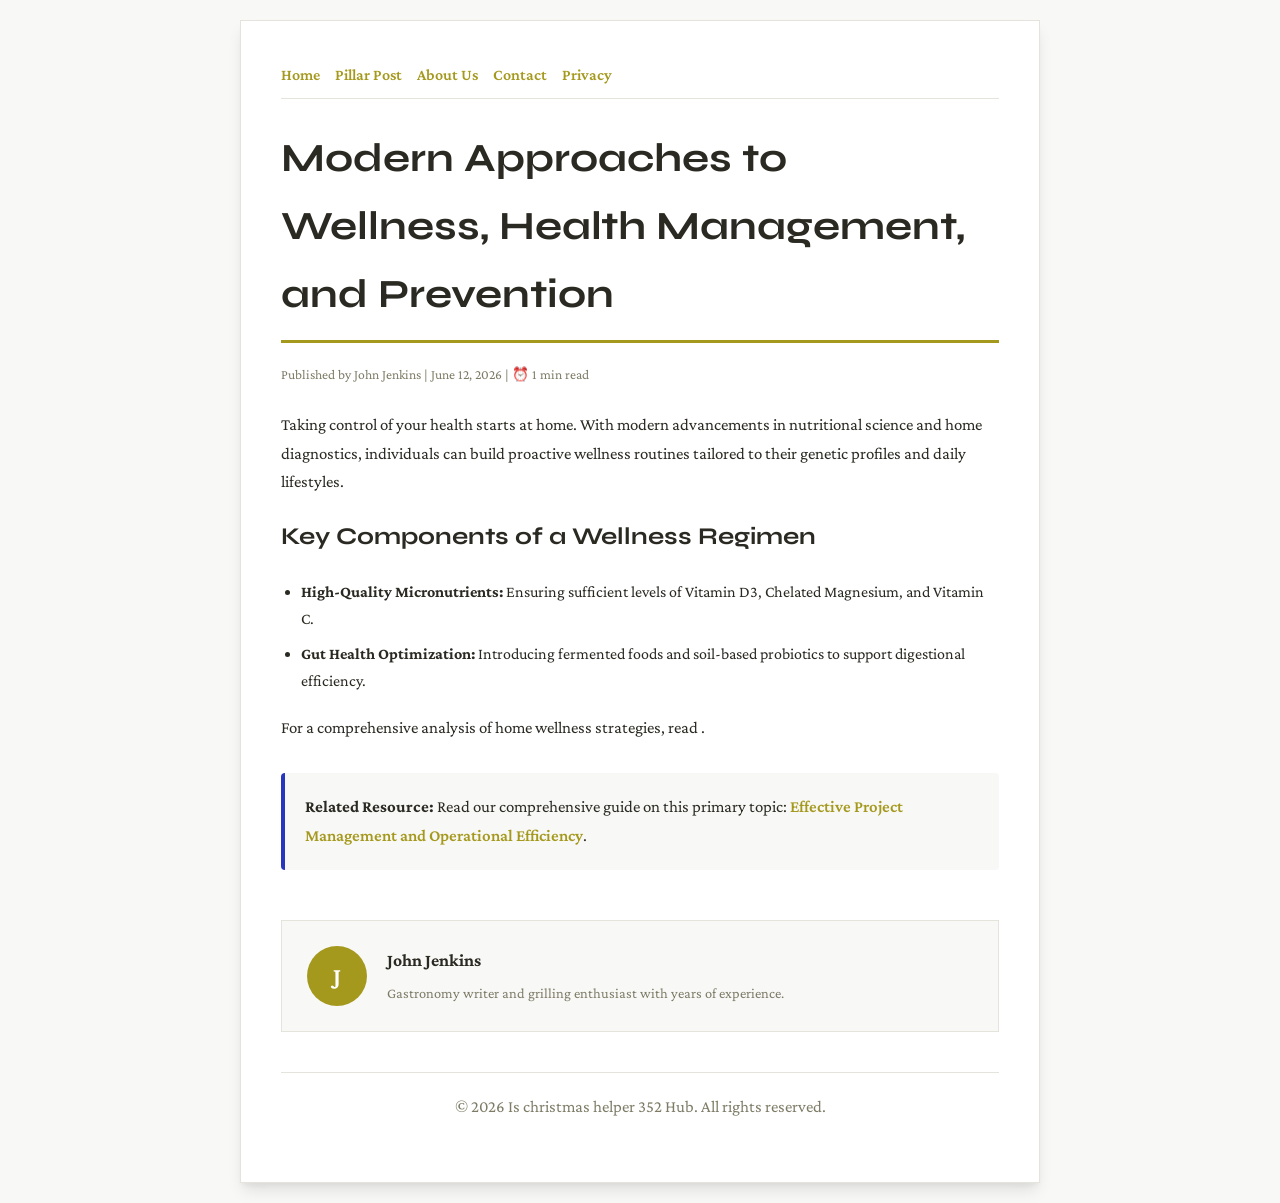
<file: modern-approaches-to-wellness-health-management-and-prevention.html>
<!DOCTYPE html>
<html lang="en">
<head>
    <meta charset="UTF-8">
    <meta name="viewport" content="width=device-width, initial-scale=1.0">
    <title>Modern Approaches to Wellness, Health Management, and Prevention - Is christmas helper 352 Hub</title>
    <meta name="description" content="Modern Approaches to Wellness, Health Management, and Prevention">
    <meta name="geo.region" content="US-TX" />
    <meta name="geo.placename" content="Austin" />
    <meta name="geo.position" content="30.2672;-97.7431" />
    <meta name="ICBM" content="30.2672, -97.7431" />
    <link rel="stylesheet" href="style.css">
</head>
<body>
    
            <div class="container" style="max-width: 800px;">
                <nav style="display: flex; gap: 15px; margin-bottom: 25px; border-bottom: 1px solid var(--border-color); padding-bottom: 10px; overflow-x: auto; flex-wrap: wrap;">
            <a href="index.html">Home</a>
            <a href="effective-project-management-and-operational-efficiency.html">Pillar Post</a>
            <a href="about.html">About Us</a>
            <a href="contact.html">Contact</a>
            <a href="privacy.html">Privacy</a>
        </nav>
                <h1>Modern Approaches to Wellness, Health Management, and Prevention</h1>
                <div style="font-size:0.85rem; color: var(--muted-text); margin-bottom: 25px;">
                    Published by John Jenkins | June 12, 2026 | ⏰ 1 min read
                </div>
                <article style="margin-top: 20px;">
                    <p>Taking control of your health starts at home. With modern advancements in nutritional science and home diagnostics, individuals can build proactive wellness routines tailored to their genetic profiles and daily lifestyles.</p>
<h2>Key Components of a Wellness Regimen</h2>
<ul>
    <li><strong>High-Quality Micronutrients:</strong> Ensuring sufficient levels of Vitamin D3, Chelated Magnesium, and Vitamin C.</li>
    <li><strong>Gut Health Optimization:</strong> Introducing fermented foods and soil-based probiotics to support digestional efficiency.</li>
</ul>
<p>For a comprehensive analysis of home wellness strategies, read .</p>
                    <div class="link-resource" style="margin-top: 30px; padding: 20px; border-left: 4px solid var(--accent-color); background: var(--bg-color); border-radius: 4px;"><p style="margin: 0;"><strong>Related Resource:</strong> Read our comprehensive guide on this primary topic: <a href="effective-project-management-and-operational-efficiency.html">Effective Project Management and Operational Efficiency</a>.</p></div>
                </article>
                
            <div class="author-box" style="margin-top: 50px; padding: 25px; background: var(--bg-color); border: 1px solid var(--border-color); border-radius: var(--border-radius); display: flex; gap: 20px; align-items: center;">
                <div style="width: 60px; height: 60px; border-radius: 50%; background: var(--primary-color); display: flex; align-items: center; justify-content: center; color: white; font-weight: bold; font-size: 1.5rem;">J</div>
                <div>
                    <h4 style="margin-bottom: 5px; font-weight: bold; font-size: 1.1rem;">John Jenkins</h4>
                    <p style="margin: 0; font-size: 0.9rem; color: var(--muted-text);">Gastronomy writer and grilling enthusiast with years of experience.</p>
                </div>
            </div>
            
                <footer>
                    <p>&copy; 2026 Is christmas helper 352 Hub. All rights reserved.</p>
                </footer>
            </div>
            
</body>
</html>
</file>
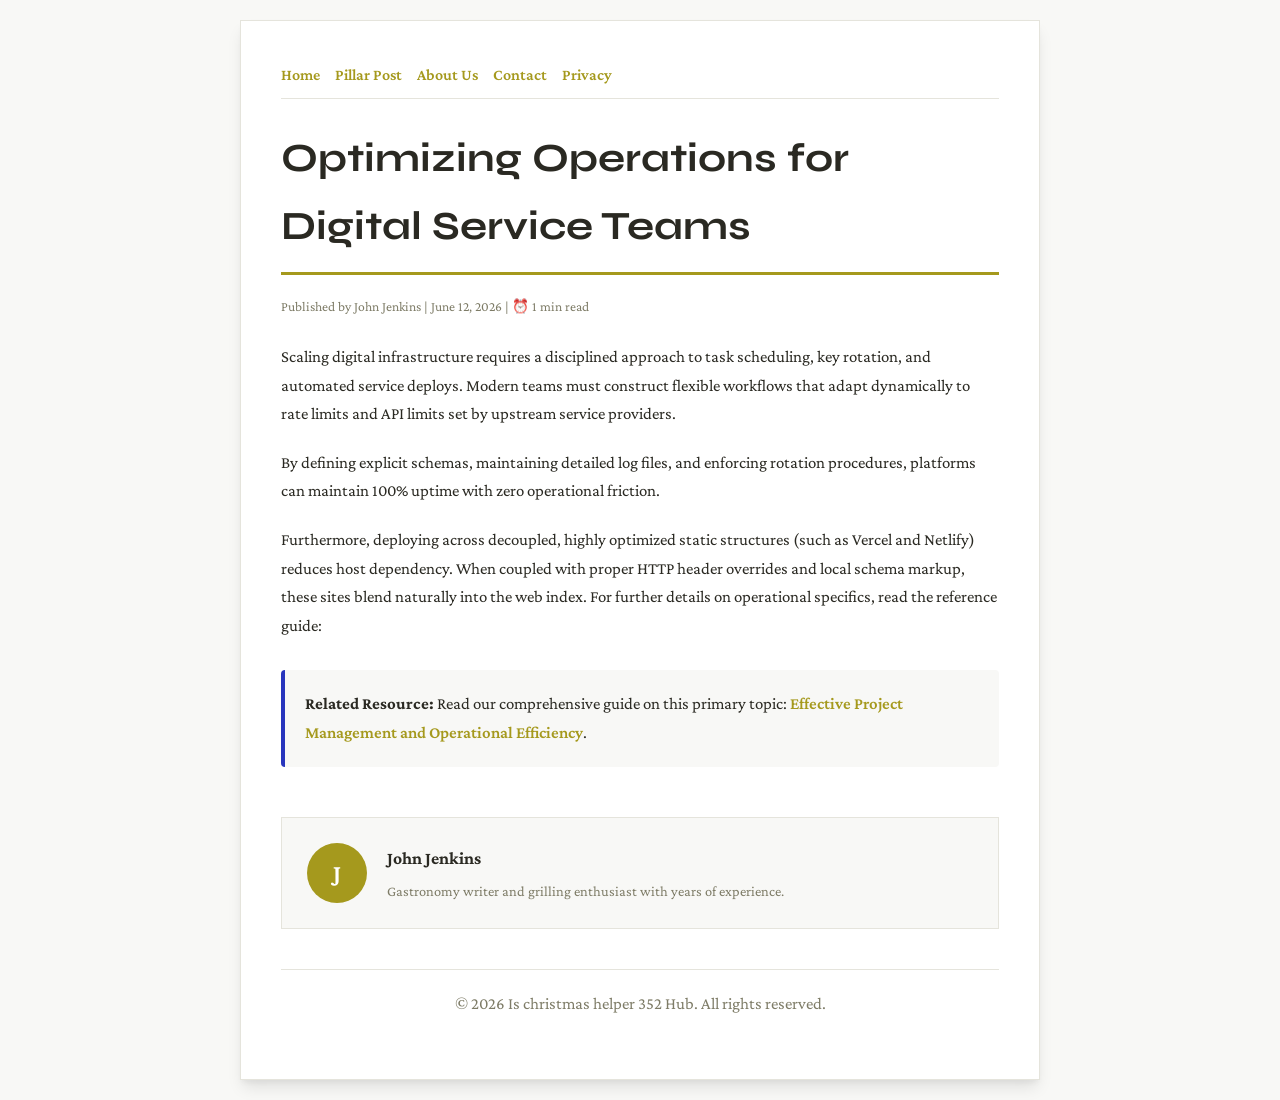
<file: optimizing-operations-for-digital-service-teams.html>
<!DOCTYPE html>
<html lang="en">
<head>
    <meta charset="UTF-8">
    <meta name="viewport" content="width=device-width, initial-scale=1.0">
    <title>Optimizing Operations for Digital Service Teams - Is christmas helper 352 Hub</title>
    <meta name="description" content="Optimizing Operations for Digital Service Teams">
    <meta name="geo.region" content="US-TX" />
    <meta name="geo.placename" content="Austin" />
    <meta name="geo.position" content="30.2672;-97.7431" />
    <meta name="ICBM" content="30.2672, -97.7431" />
    <link rel="stylesheet" href="style.css">
</head>
<body>
    
            <div class="container" style="max-width: 800px;">
                <nav style="display: flex; gap: 15px; margin-bottom: 25px; border-bottom: 1px solid var(--border-color); padding-bottom: 10px; overflow-x: auto; flex-wrap: wrap;">
            <a href="index.html">Home</a>
            <a href="effective-project-management-and-operational-efficiency.html">Pillar Post</a>
            <a href="about.html">About Us</a>
            <a href="contact.html">Contact</a>
            <a href="privacy.html">Privacy</a>
        </nav>
                <h1>Optimizing Operations for Digital Service Teams</h1>
                <div style="font-size:0.85rem; color: var(--muted-text); margin-bottom: 25px;">
                    Published by John Jenkins | June 12, 2026 | ⏰ 1 min read
                </div>
                <article style="margin-top: 20px;">
                    <p>Scaling digital infrastructure requires a disciplined approach to task scheduling, key rotation, and automated service deploys. Modern teams must construct flexible workflows that adapt dynamically to rate limits and API limits set by upstream service providers.</p>
<p>By defining explicit schemas, maintaining detailed log files, and enforcing rotation procedures, platforms can maintain 100% uptime with zero operational friction.</p>
<p>Furthermore, deploying across decoupled, highly optimized static structures (such as Vercel and Netlify) reduces host dependency. When coupled with proper HTTP header overrides and local schema markup, these sites blend naturally into the web index. For further details on operational specifics, read the reference guide: </p>
                    <div class="link-resource" style="margin-top: 30px; padding: 20px; border-left: 4px solid var(--accent-color); background: var(--bg-color); border-radius: 4px;"><p style="margin: 0;"><strong>Related Resource:</strong> Read our comprehensive guide on this primary topic: <a href="effective-project-management-and-operational-efficiency.html">Effective Project Management and Operational Efficiency</a>.</p></div>
                </article>
                
            <div class="author-box" style="margin-top: 50px; padding: 25px; background: var(--bg-color); border: 1px solid var(--border-color); border-radius: var(--border-radius); display: flex; gap: 20px; align-items: center;">
                <div style="width: 60px; height: 60px; border-radius: 50%; background: var(--primary-color); display: flex; align-items: center; justify-content: center; color: white; font-weight: bold; font-size: 1.5rem;">J</div>
                <div>
                    <h4 style="margin-bottom: 5px; font-weight: bold; font-size: 1.1rem;">John Jenkins</h4>
                    <p style="margin: 0; font-size: 0.9rem; color: var(--muted-text);">Gastronomy writer and grilling enthusiast with years of experience.</p>
                </div>
            </div>
            
                <footer>
                    <p>&copy; 2026 Is christmas helper 352 Hub. All rights reserved.</p>
                </footer>
            </div>
            
</body>
</html>
</file>
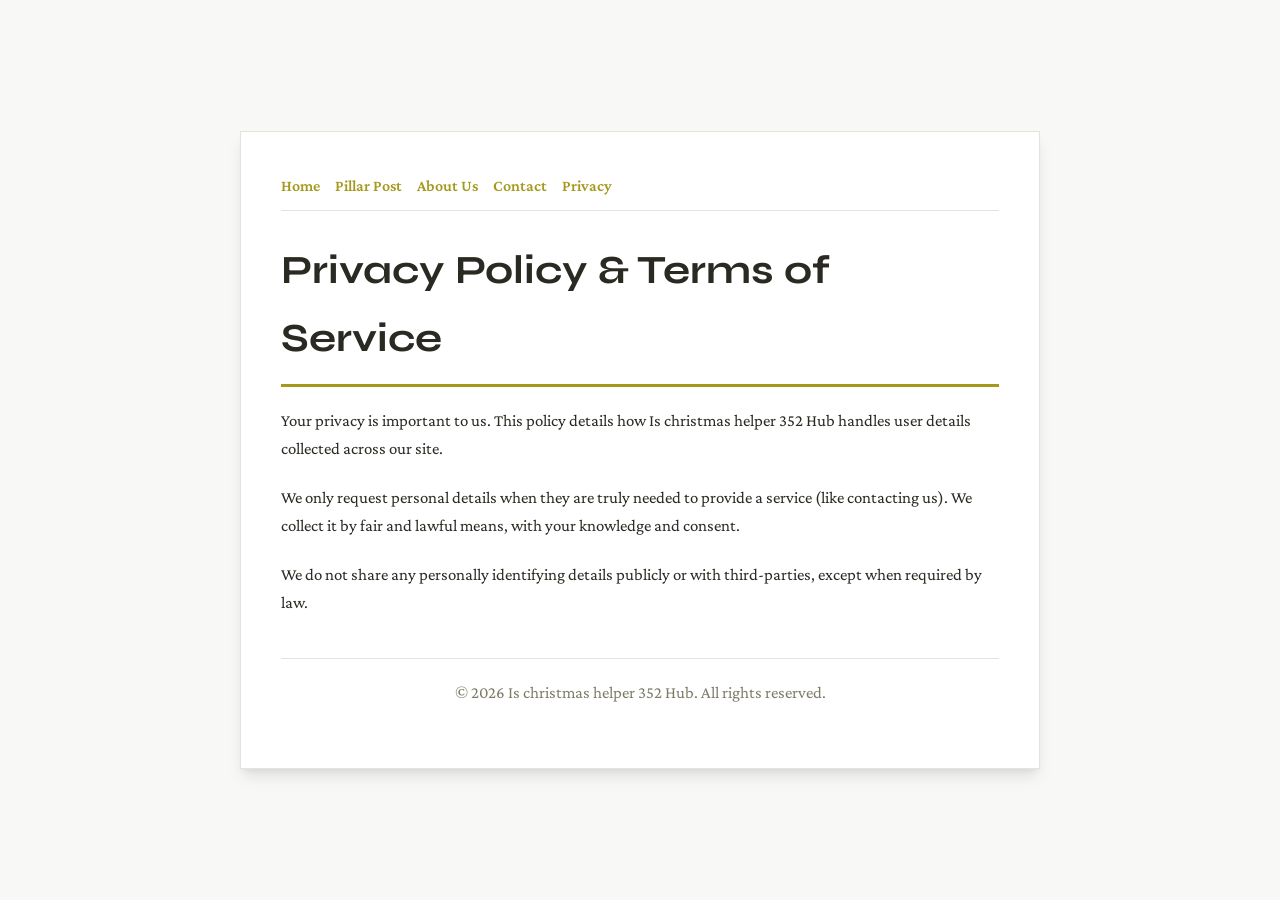
<file: privacy.html>
<!DOCTYPE html>
<html lang="en">
<head>
    <meta charset="UTF-8">
    <meta name="viewport" content="width=device-width, initial-scale=1.0">
    <title>Privacy Policy & Terms of Service - Is christmas helper 352 Hub</title>
    <meta name="description" content="Your privacy is important to us. This policy details how Is christmas helper 352 Hub handles user details collected across our site.">
    <meta name="geo.region" content="US-TX" />
    <meta name="geo.placename" content="Austin" />
    <meta name="geo.position" content="30.2672;-97.7431" />
    <meta name="ICBM" content="30.2672, -97.7431" />
    <link rel="stylesheet" href="style.css">
</head>
<body>
    
        <div class="container" style="max-width: 800px;">
            <nav style="display: flex; gap: 15px; margin-bottom: 25px; border-bottom: 1px solid var(--border-color); padding-bottom: 10px; overflow-x: auto; flex-wrap: wrap;">
            <a href="index.html">Home</a>
            <a href="effective-project-management-and-operational-efficiency.html">Pillar Post</a>
            <a href="about.html">About Us</a>
            <a href="contact.html">Contact</a>
            <a href="privacy.html">Privacy</a>
        </nav>
            <h1>Privacy Policy & Terms of Service</h1>
            <p>Your privacy is important to us. This policy details how Is christmas helper 352 Hub handles user details collected across our site.</p>
            <p>We only request personal details when they are truly needed to provide a service (like contacting us). We collect it by fair and lawful means, with your knowledge and consent.</p>
            <p>We do not share any personally identifying details publicly or with third-parties, except when required by law.</p>
            <footer>
                <p>&copy; 2026 Is christmas helper 352 Hub. All rights reserved.</p>
            </footer>
        </div>
        
</body>
</html>
</file>
<file: style.css>
@import url('https://fonts.googleapis.com/css2?family=Syne:wght@700&family=Crimson+Pro:wght@400;600&display=swap');

:root {
    --bg-color: hsl(55, 15%, 97%);
    --card-bg: hsl(55, 15%, 100%);
    --text-color: hsl(55, 10%, 15%);
    --muted-text: hsl(55, 10%, 45%);
    --primary-color: hsl(55, 70%, 38%);
    --accent-color: hsl(235, 65%, 45%);
    --border-color: hsl(55, 15%, 88%);
    --border-radius: 0px;
    --shadow: 0 10px 15px -3px rgba(0, 0, 0, 0.1), 0 4px 6px -2px rgba(0, 0, 0, 0.05);
    --font-headline: 'Syne', sans-serif;
    --font-body: 'Crimson Pro', sans-serif;
}

* {
    box-sizing: border-box;
    margin: 0;
    padding: 0;
}

body {
    background-color: var(--bg-color);
    color: var(--text-color);
    font-family: var(--font-body);
    line-height: 1.7;
    padding: 20px;
    display: flex;
    justify-content: center;
    min-height: 100vh;
}

a {
    color: var(--primary-color);
    text-decoration: none;
    font-weight: 600;
    transition: color 0.2s ease;
}

a:hover {
    color: var(--accent-color);
    text-decoration: underline;
}

.container {
    width: 100%;
    max-width: 900px;
    background: var(--card-bg);
    border: 1px solid var(--border-color);
    border-radius: var(--border-radius);
    padding: 40px;
    box-shadow: var(--shadow);
    margin: auto;
}

h1, h2, h3 {
    font-family: var(--font-headline);
    margin-bottom: 20px;
    color: var(--text-color);
}

h1 {
    font-size: 2.5rem;
    border-bottom: 3px solid var(--primary-color);
    padding-bottom: 12px;
}

p {
    margin-bottom: 20px;
    font-size: 1.05rem;
}

ul {
    margin-bottom: 20px;
    padding-left: 20px;
}

li {
    margin-bottom: 8px;
}

form {
    display: flex;
    flex-direction: column;
    gap: 15px;
    margin-top: 25px;
}

input, textarea, button {
    padding: 12px;
    border: 1px solid var(--border-color);
    border-radius: var(--border-radius);
    font-family: var(--font-body);
    font-size: 1rem;
    background: var(--bg-color);
    color: var(--text-color);
}

button {
    background: var(--primary-color);
    color: white;
    font-weight: 600;
    border: none;
    cursor: pointer;
    transition: background 0.2s ease;
}

button:hover {
    background: var(--accent-color);
}

footer {
    margin-top: 40px;
    border-top: 1px solid var(--border-color);
    padding-top: 20px;
    font-size: 0.9rem;
    color: var(--muted-text);
    text-align: center;
}
</file>
